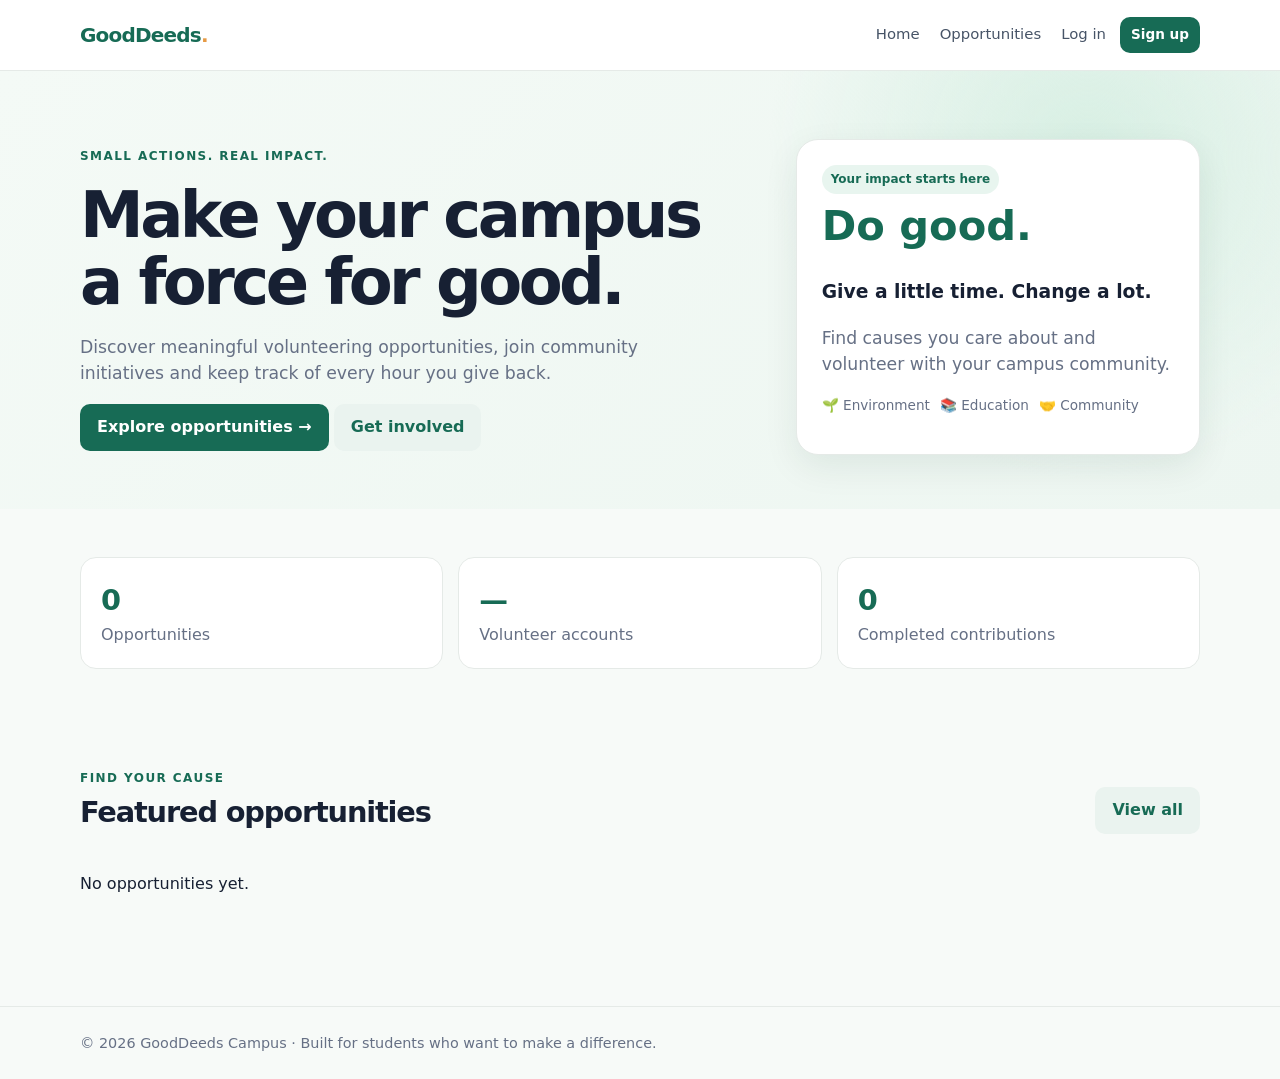
<file: frontend/index.html>
<!DOCTYPE html><html lang="en"><head><meta charset="UTF-8"><meta name="viewport" content="width=device-width,initial-scale=1"><title>GoodDeeds Campus | Home</title><link rel="stylesheet" href="css/style.css"></head><body>
<header class="site-header"><nav class="nav container"><a class="brand" href="index.html">GoodDeeds<span>.</span></a><div class="nav-links"><a class="active" href="index.html">Home</a><a href="opportunities.html">Opportunities</a><span id="auth-nav"></span></div></nav></header>
<main><section class="hero"><div class="container hero-grid"><div><span class="eyebrow">Small actions. Real impact.</span><h1>Make your campus a force for good.</h1><p>Discover meaningful volunteering opportunities, join community initiatives and keep track of every hour you give back.</p><a class="btn" href="opportunities.html">Explore opportunities →</a> <a class="btn secondary" href="register.html">Get involved</a></div><div class="hero-card"><span class="tag">Your impact starts here</span><div class="big">Do good.</div><h3>Give a little time. Change a lot.</h3><p class="muted">Find causes you care about and volunteer with your campus community.</p><div class="meta"><span>🌱 Environment</span><span>📚 Education</span><span>🤝 Community</span></div></div></div></section>
<section class="section container"><div class="stats"><div class="stat"><strong id="op-count">0</strong><span class="muted">Opportunities</span></div><div class="stat"><strong id="vol-count">—</strong><span class="muted">Volunteer accounts</span></div><div class="stat"><strong id="impact-count">0</strong><span class="muted">Completed contributions</span></div></div></section>
<section class="section container"><div class="section-head"><div><span class="eyebrow">Find your cause</span><h2>Featured opportunities</h2></div><a class="btn secondary" href="opportunities.html">View all</a></div><div class="grid" id="featured"></div></section></main>
<footer class="footer"><div class="container">© 2026 GoodDeeds Campus · Built for students who want to make a difference.</div></footer>
<script src="js/config.js"></script><script src="js/common.js"></script><script src="js/home.js"></script></body></html>
</file>
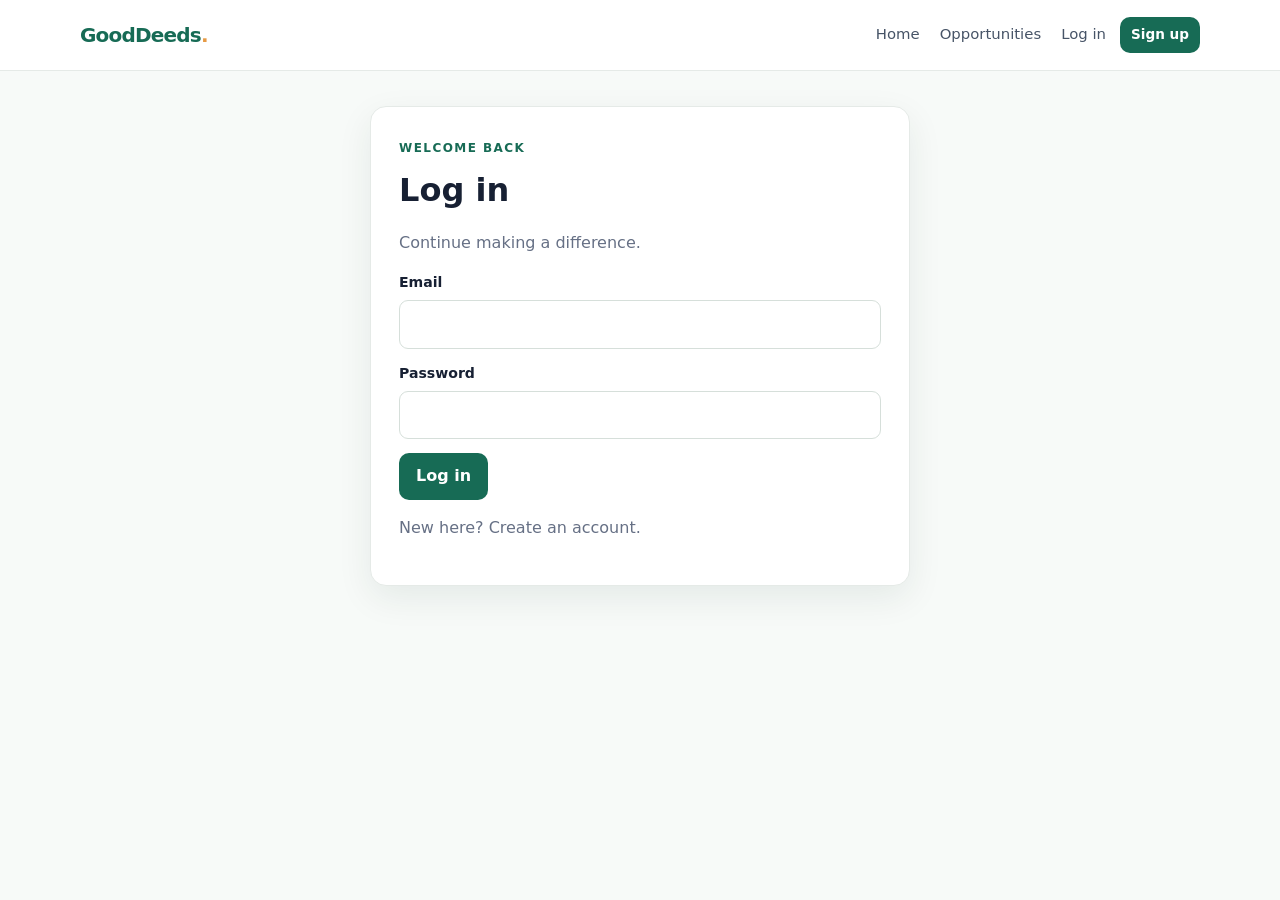
<file: frontend/admin.html>
<!DOCTYPE html><html lang="en"><head><meta charset="UTF-8"><meta name="viewport" content="width=device-width,initial-scale=1"><title>Admin | GoodDeeds Campus</title><link rel="stylesheet" href="css/style.css"></head><body>
<header class="site-header"><nav class="nav container"><a class="brand" href="index.html">GoodDeeds<span>.</span></a><div class="nav-links"><a href="index.html">Home</a><a href="opportunities.html">Opportunities</a><span id="auth-nav"></span></div></nav></header>
<main class="container" id="admin-root"><section class="page-hero"><span class="eyebrow">Manage the board</span><h1>Admin dashboard</h1><p class="muted">Create and maintain volunteering opportunities.</p></section><form class="form-card admin-form" id="op-form"><input type="hidden" name="id"><h2>Create / edit opportunity</h2><div class="field"><label>Title</label><input name="title" required maxlength="160"></div><div class="field"><label>Description</label><textarea name="description" required rows="4"></textarea></div><div class="form-grid"><div class="field"><label>Category</label><select name="category"><option>Environment</option><option>Education</option><option>Community</option><option>Health</option></select></div><div class="field"><label>Location</label><input name="location" required></div><div class="field"><label>Date</label><input name="event_date" type="date" required></div><div class="field"><label>Start time</label><input name="start_time" type="time"></div><div class="field"><label>Duration (hours)</label><input name="duration_hours" type="number" min=".5" step=".5" value="2" required></div><div class="field"><label>Available slots</label><input name="available_slots" type="number" min="0" value="10" required></div><div class="field"><label>Organizer</label><input name="organizer" value="GoodDeeds Campus"></div></div><div class="actions"><button class="btn" type="submit">Save opportunity</button><button class="btn secondary" type="button" id="reset-form">Clear</button></div><div id="notice" class="notice" hidden></div></form><section class="section"><h2>Existing opportunities</h2><div id="admin-list" class="admin-list"></div></section><section class="section"><h2>Student registrations</h2><p class="muted">Approve participation or mark completed activities and award hours.</p><div id="registration-list" class="admin-list"></div></section></main>
<script src="js/config.js"></script><script src="js/common.js"></script><script src="js/admin.js"></script></body></html>
</file>
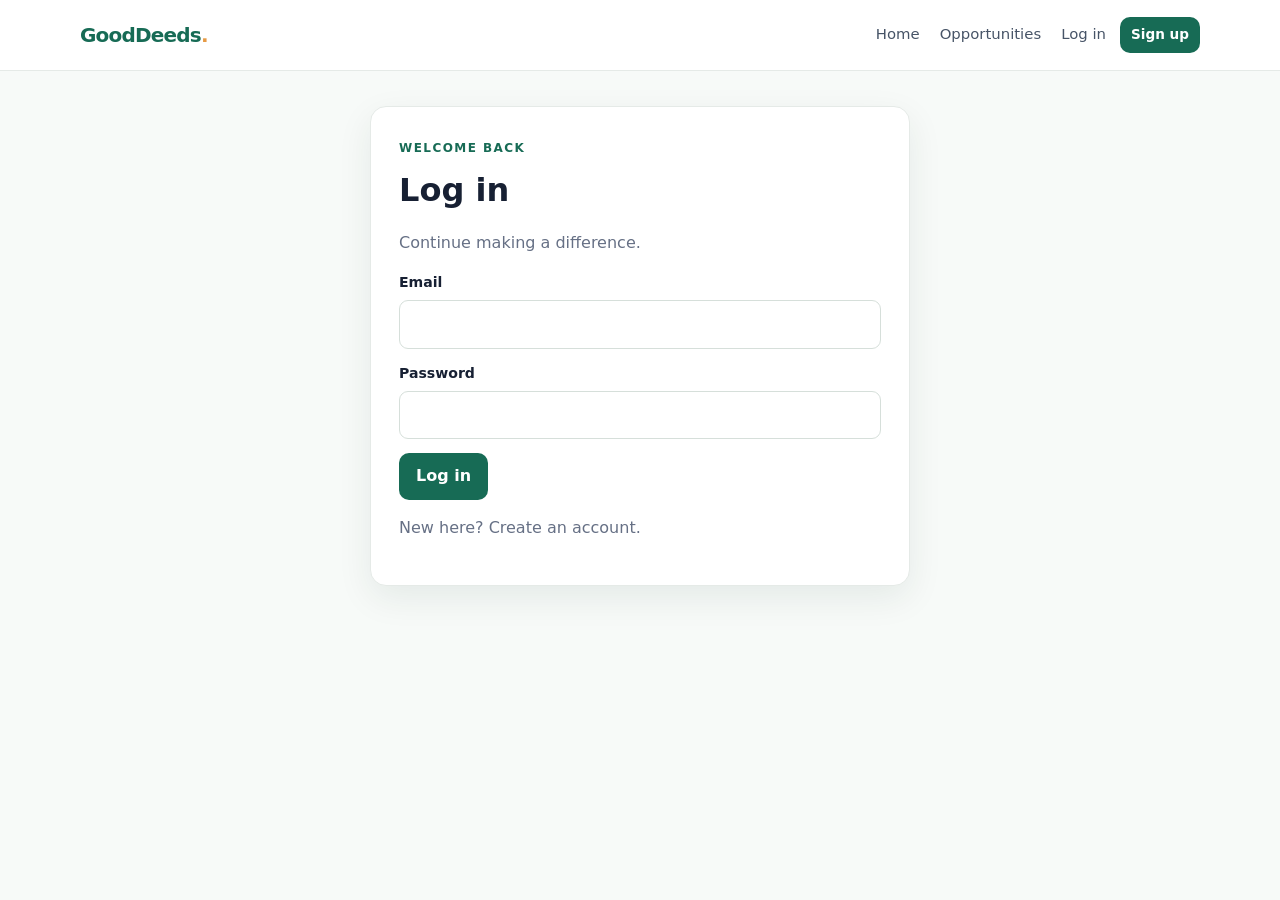
<file: frontend/contributions.html>
<!DOCTYPE html><html lang="en"><head><meta charset="UTF-8"><meta name="viewport" content="width=device-width,initial-scale=1"><title>My Contributions | GoodDeeds Campus</title><link rel="stylesheet" href="css/style.css"></head><body>
<header class="site-header"><nav class="nav container"><a class="brand" href="index.html">GoodDeeds<span>.</span></a><div class="nav-links"><a href="index.html">Home</a><a href="opportunities.html">Opportunities</a><span id="auth-nav"></span></div></nav></header>
<main class="container"><section class="page-hero"><span class="eyebrow">Your impact</span><h1>My Contributions</h1><p class="muted">A record of the time and effort you have given back.</p></section><div class="stats"><div class="stat"><strong id="joined-stat">0</strong><span class="muted">Active registrations</span></div><div class="stat"><strong id="completed-stat">0</strong><span class="muted">Completed activities</span></div><div class="stat"><strong id="hours-stat">0</strong><span class="muted">Hours contributed</span></div></div><section class="section"><div class="section-head"><h2>Activity history</h2><a class="btn secondary" href="opportunities.html">Find opportunities</a></div><div class="grid" id="contribution-list"></div></section></main>
<script src="js/config.js"></script><script src="js/common.js"></script><script src="js/contributions.js"></script></body></html>
</file>
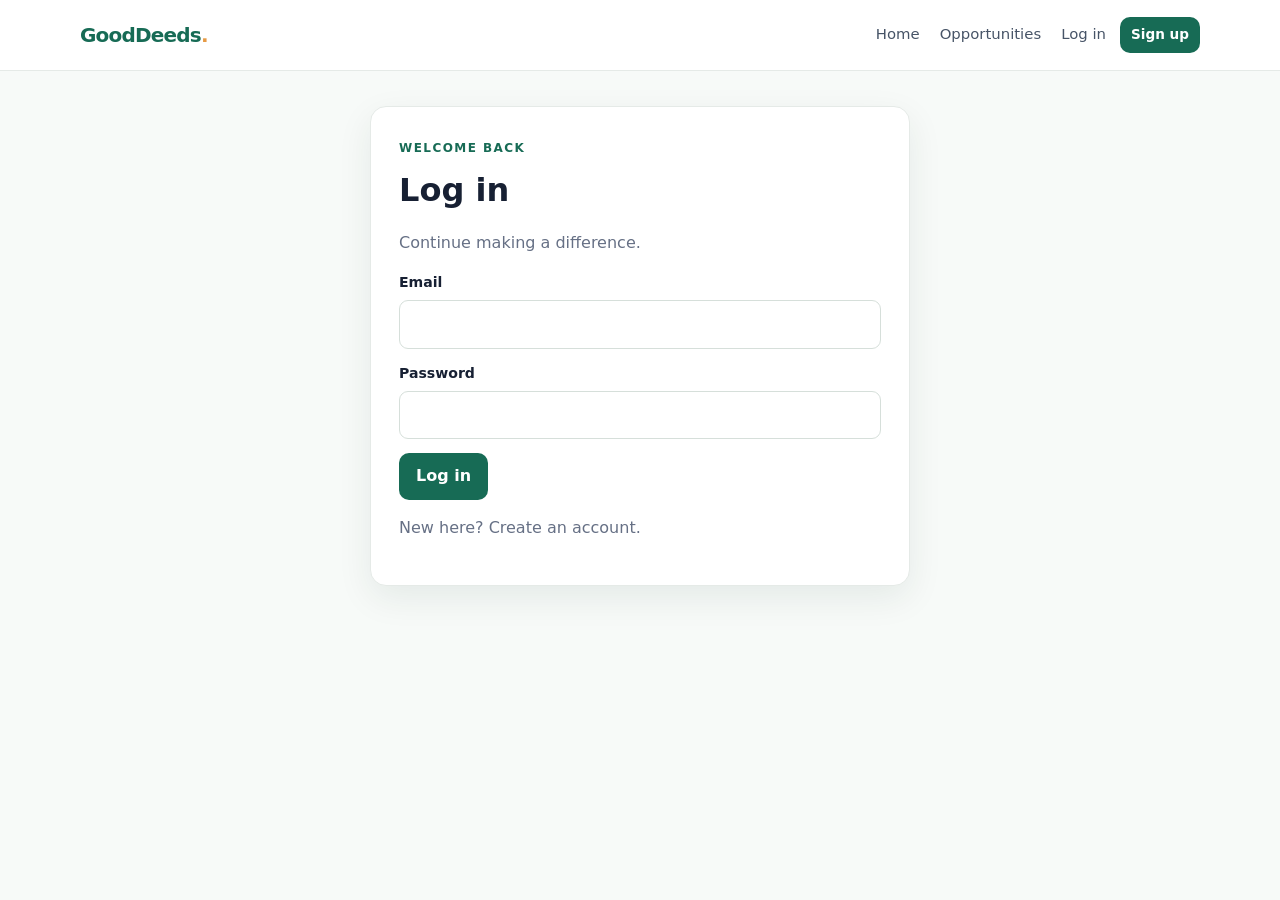
<file: frontend/login.html>
<!DOCTYPE html><html lang="en"><head><meta charset="UTF-8"><meta name="viewport" content="width=device-width,initial-scale=1"><title>Log in | GoodDeeds Campus</title><link rel="stylesheet" href="css/style.css"></head><body>
<header class="site-header"><nav class="nav container"><a class="brand" href="index.html">GoodDeeds<span>.</span></a><div class="nav-links"><a href="index.html">Home</a><a href="opportunities.html">Opportunities</a><span id="auth-nav"></span></div></nav></header>
<main class="container"><form class="form-card" id="auth-form" data-mode="login"><span class="eyebrow">Welcome back</span><h1>Log in</h1><p class="muted">Continue making a difference.</p><div class="field"><label>Email</label><input name="email" type="email" required autocomplete="email"></div><div class="field"><label>Password</label><input name="password" type="password" required autocomplete="current-password"></div><button class="btn" type="submit">Log in</button><p class="muted">New here? <a href="register.html">Create an account</a>.</p><div id="notice" class="notice" hidden></div></form></main>
<script src="js/config.js"></script><script src="js/common.js"></script><script src="js/auth.js"></script></body></html>
</file>
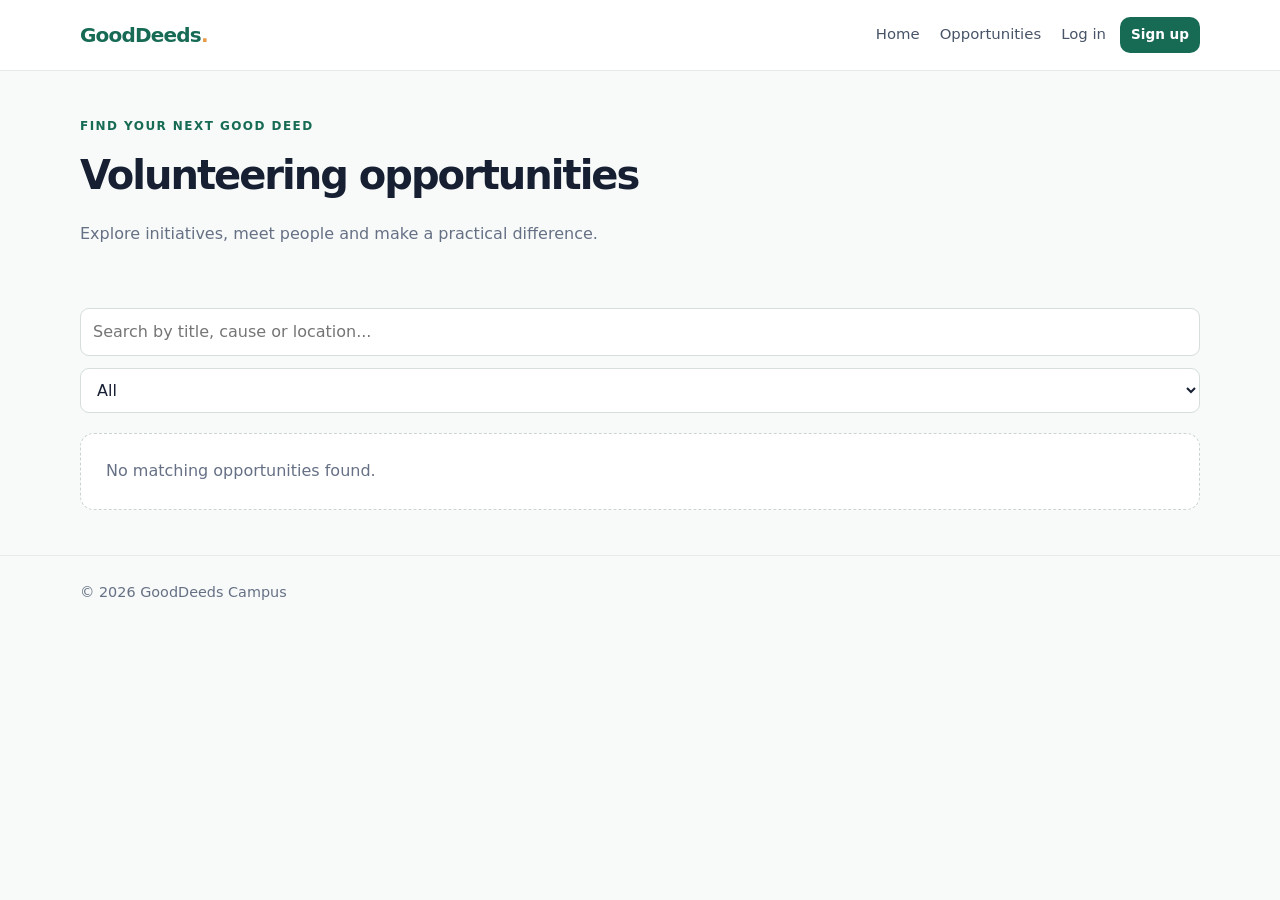
<file: frontend/opportunities.html>
<!DOCTYPE html><html lang="en"><head><meta charset="UTF-8"><meta name="viewport" content="width=device-width,initial-scale=1"><title>Opportunities | GoodDeeds Campus</title><link rel="stylesheet" href="css/style.css"></head><body>
<header class="site-header"><nav class="nav container"><a class="brand" href="index.html">GoodDeeds<span>.</span></a><div class="nav-links"><a href="index.html">Home</a><a class="active" href="opportunities.html">Opportunities</a><span id="auth-nav"></span></div></nav></header>
<main class="container"><section class="page-hero"><span class="eyebrow">Find your next good deed</span><h1>Volunteering opportunities</h1><p class="muted">Explore initiatives, meet people and make a practical difference.</p></section><div class="toolbar"><input class="search" id="search" placeholder="Search by title, cause or location..."><select id="category"><option>All</option><option>Environment</option><option>Education</option><option>Community</option><option>Health</option></select></div><div class="grid" id="opportunity-list"></div></main>
<footer class="footer"><div class="container">© 2026 GoodDeeds Campus</div></footer><script src="js/config.js"></script><script src="js/common.js"></script><script src="js/opportunities.js"></script></body></html>
</file>
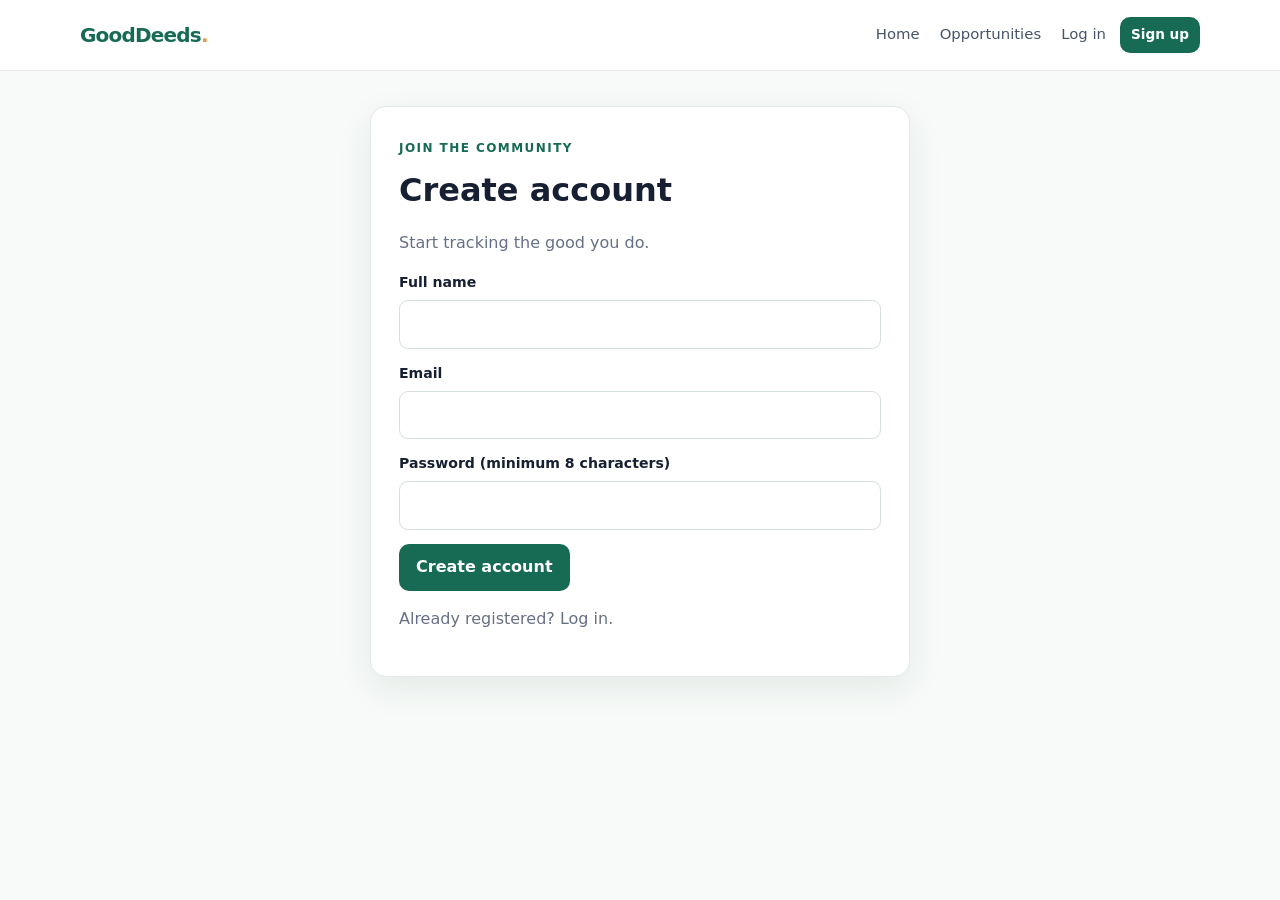
<file: frontend/register.html>
<!DOCTYPE html><html lang="en"><head><meta charset="UTF-8"><meta name="viewport" content="width=device-width,initial-scale=1"><title>Sign up | GoodDeeds Campus</title><link rel="stylesheet" href="css/style.css"></head><body>
<header class="site-header"><nav class="nav container"><a class="brand" href="index.html">GoodDeeds<span>.</span></a><div class="nav-links"><a href="index.html">Home</a><a href="opportunities.html">Opportunities</a><span id="auth-nav"></span></div></nav></header>
<main class="container"><form class="form-card" id="auth-form" data-mode="register"><span class="eyebrow">Join the community</span><h1>Create account</h1><p class="muted">Start tracking the good you do.</p><div class="field"><label>Full name</label><input name="name" required maxlength="100" autocomplete="name"></div><div class="field"><label>Email</label><input name="email" type="email" required autocomplete="email"></div><div class="field"><label>Password (minimum 8 characters)</label><input name="password" type="password" minlength="8" required autocomplete="new-password"></div><button class="btn" type="submit">Create account</button><p class="muted">Already registered? <a href="login.html">Log in</a>.</p><div id="notice" class="notice" hidden></div></form></main>
<script src="js/config.js"></script><script src="js/common.js"></script><script src="js/auth.js"></script></body></html>
</file>
<file: frontend/css/style.css>
:root{--ink:#172033;--muted:#667085;--brand:#176b55;--brand-dark:#10513f;--mint:#e8f5ef;--paper:#f7faf8;--line:#e5eae7;--white:#fff;--danger:#b42318;--shadow:0 12px 35px rgba(18,48,38,.08)}
*{box-sizing:border-box}body{margin:0;font-family:Inter,system-ui,-apple-system,Segoe UI,sans-serif;color:var(--ink);background:var(--paper);line-height:1.55}a{color:inherit;text-decoration:none}button,input,select,textarea{font:inherit}.container{width:min(1120px,92%);margin:auto}.site-header{background:#fff;border-bottom:1px solid var(--line);position:sticky;top:0;z-index:10}.nav{min-height:70px;display:flex;align-items:center;justify-content:space-between;gap:18px}.brand{font-size:1.25rem;font-weight:850;color:var(--brand);letter-spacing:-.04em}.brand span{color:#e69a45}.nav-links{display:flex;align-items:center;gap:20px;color:#475467;font-size:.93rem}.nav-links a:hover{color:var(--brand)}#auth-nav{display:flex;align-items:center;gap:14px}.btn{display:inline-flex;align-items:center;justify-content:center;border:0;border-radius:10px;padding:11px 17px;background:var(--brand);color:#fff;font-weight:700;cursor:pointer}.btn:hover{background:var(--brand-dark)}.btn.secondary{background:#eaf3ef;color:var(--brand)}.btn.danger{background:#fff0ef;color:var(--danger)}.btn.small{padding:7px 11px;font-size:.85rem}.hero{padding:68px 0 54px;background:radial-gradient(circle at 85% 20%,#d7efe3,transparent 28%),linear-gradient(135deg,#f4faf6,#edf6f1)}.hero-grid{display:grid;grid-template-columns:1.25fr .75fr;gap:42px;align-items:center}.eyebrow{color:var(--brand);font-weight:800;text-transform:uppercase;letter-spacing:.12em;font-size:.75rem}.hero h1{font-size:clamp(2.3rem,5vw,4.25rem);line-height:1.05;letter-spacing:-.055em;margin:14px 0}.hero p{color:var(--muted);max-width:620px;font-size:1.08rem}.hero-card,.card,.stat,.form-card{background:#fff;border:1px solid var(--line);border-radius:16px;box-shadow:var(--shadow)}.hero-card{padding:25px;border-radius:22px}.hero-card .big{font-size:2.6rem;font-weight:850;color:var(--brand)}.section{padding:48px 0}.section-head{display:flex;justify-content:space-between;align-items:end;gap:16px;margin-bottom:22px}.section h2{font-size:1.8rem;letter-spacing:-.04em;margin:0}.muted{color:var(--muted)}.grid{display:grid;grid-template-columns:repeat(3,1fr);gap:20px}.card{padding:21px;box-shadow:0 5px 18px rgba(18,48,38,.035)}.card h3{margin:9px 0 7px;font-size:1.12rem}.card p{color:var(--muted);margin:0 0 15px}.tag{display:inline-block;padding:5px 9px;background:var(--mint);color:var(--brand);border-radius:99px;font-size:.75rem;font-weight:800}.meta{display:flex;flex-wrap:wrap;gap:10px;color:var(--muted);font-size:.85rem;margin:13px 0}.stats{display:grid;grid-template-columns:repeat(3,1fr);gap:15px}.stat{padding:20px;box-shadow:none}.stat strong{display:block;font-size:1.8rem;color:var(--brand)}.page-hero{padding:42px 0 25px}.page-hero h1{font-size:2.5rem;letter-spacing:-.05em;margin:6px 0}.toolbar{display:flex;gap:12px;flex-wrap:wrap;margin:20px 0}.toolbar input,.toolbar select,.field input,.field select,.field textarea{width:100%;padding:11px 12px;border:1px solid #d6dfda;border-radius:9px;background:#fff;color:var(--ink);outline:none}.toolbar .search{flex:1;min-width:220px}.form-card{max-width:540px;margin:35px auto;padding:28px}.form-card h1{margin:6px 0}.field{display:flex;flex-direction:column;gap:6px;margin-bottom:14px}.field label{font-size:.88rem;font-weight:700}.field input:focus,.field textarea:focus,.field select:focus,.toolbar input:focus{border-color:var(--brand);box-shadow:0 0 0 3px #176b5518}.detail-layout{display:grid;grid-template-columns:1.5fr .7fr;gap:20px}.detail-layout .card h1{font-size:2.2rem;letter-spacing:-.04em}.detail-layout .card p{line-height:1.8}.row-between,.actions{display:flex;align-items:center;justify-content:space-between;gap:10px}.form-grid{display:grid;grid-template-columns:1fr 1fr;gap:0 14px}.admin-form{max-width:760px}.admin-list{display:grid;gap:12px}.admin-row{display:flex;justify-content:space-between;align-items:center;gap:15px}.empty{background:#fff;border:1px dashed #cbd5d0;border-radius:14px;padding:25px;color:var(--muted);grid-column:1/-1}.notice{margin-top:14px;padding:12px;border-radius:9px;background:#e8f5ef;color:var(--brand);font-weight:600}.notice.error{background:#fff0ef;color:var(--danger)}.footer{padding:25px 0;border-top:1px solid var(--line);color:var(--muted);font-size:.9rem;margin-top:45px}.status{font-size:.82rem;color:var(--brand);background:var(--mint);padding:4px 8px;border-radius:20px}
@media(max-width:800px){.hero-grid,.detail-layout{grid-template-columns:1fr}.grid{grid-template-columns:repeat(2,1fr)}.nav{align-items:flex-start;padding:15px 0}.nav-links{gap:10px;flex-wrap:wrap;justify-content:flex-end}.stats{gap:8px}.stat{padding:14px}}@media(max-width:560px){.grid,.stats,.form-grid{grid-template-columns:1fr}.nav{flex-direction:column}.nav-links{justify-content:flex-start}.hero{padding:45px 0}.page-hero h1{font-size:2rem}.admin-row{align-items:flex-start;flex-direction:column}}
</file>
